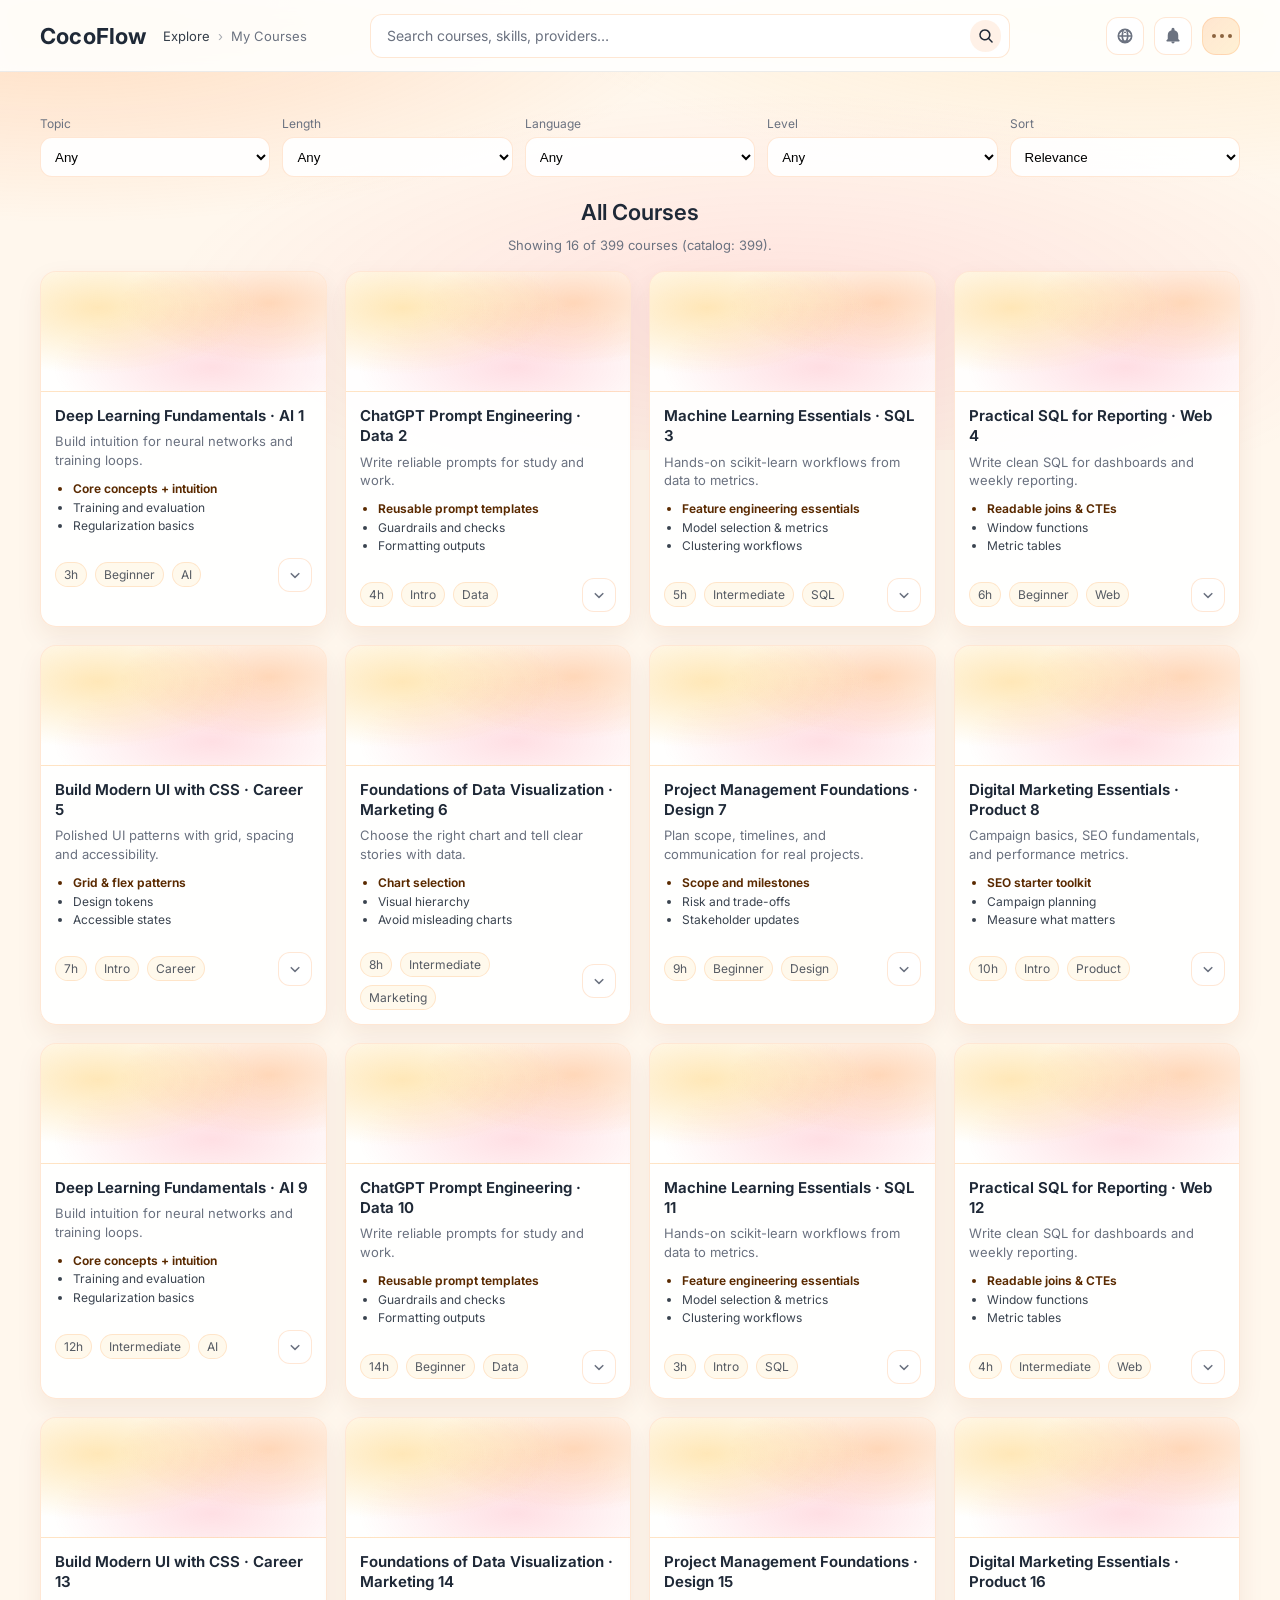
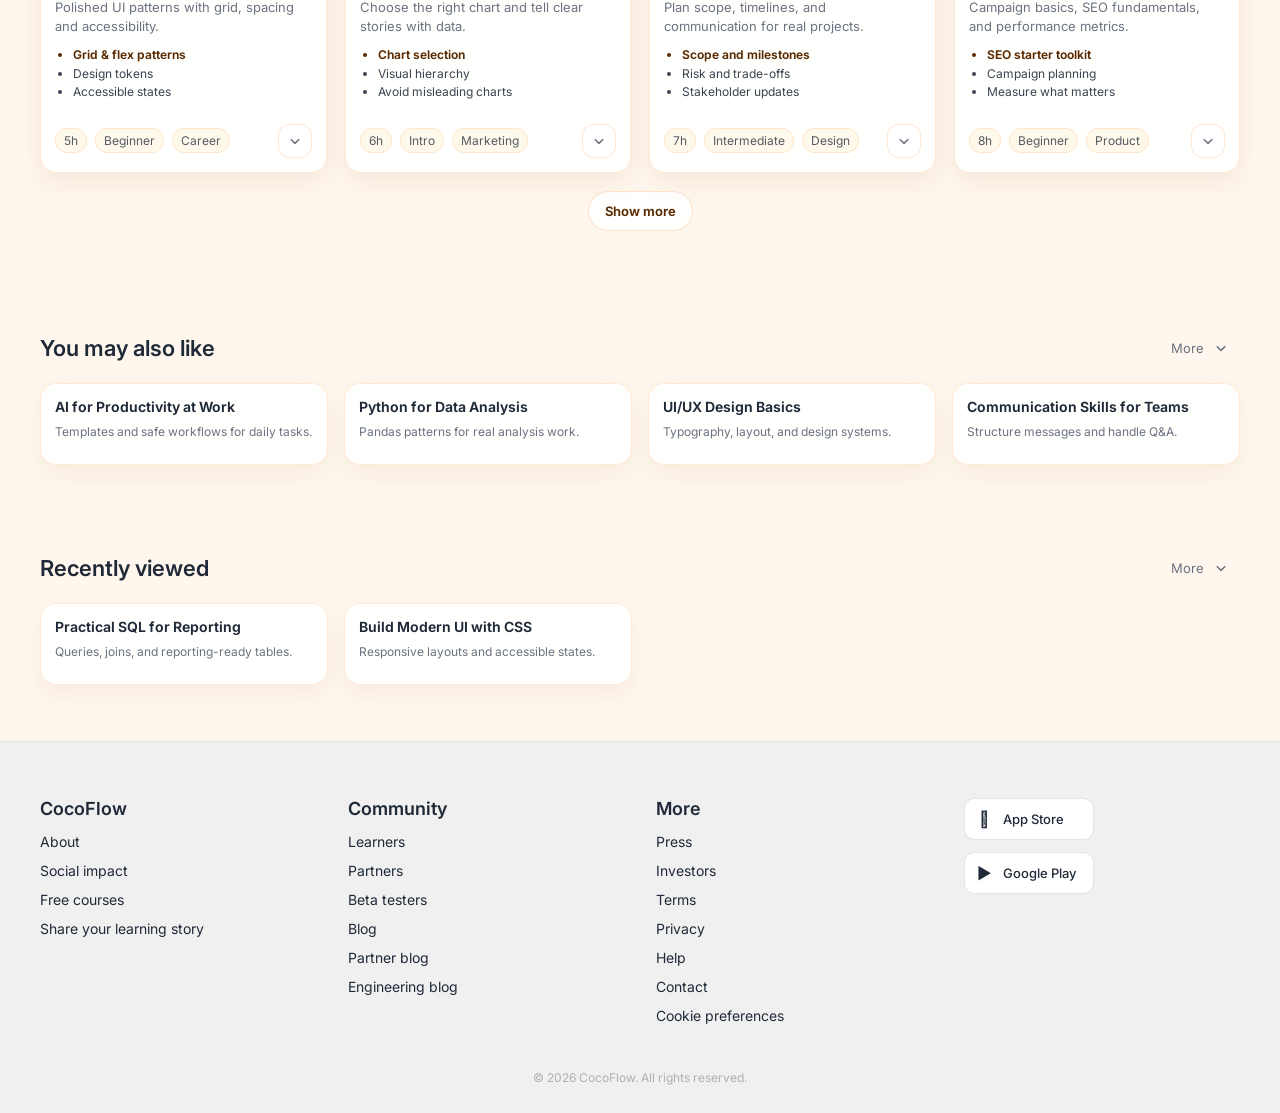
<file: Allcourse.html>
<!doctype html>
<html>
  <head>
    <meta charset="UTF-8" />
    <meta name="viewport" content="width=device-width,initial-scale=1" />
    <title>CocoFlow · All Courses</title>
    <link rel="preconnect" href="https://fonts.googleapis.com" />
    <link rel="preconnect" href="https://fonts.gstatic.com" crossorigin />
    <link
      href="https://fonts.googleapis.com/css2?family=Inter:wght@300;400;500;600;700&display=swap"
      rel="stylesheet"
    />
    <link rel="stylesheet" href="./styles.css" />
  </head>
  <body>
    <a class="skip-link" href="#main">Skip to content</a>
<!--顶部栏-->
    <header class="topbar" id="topbar">
      <div class="container topbar__inner topbar__inner--all">
        <div class="navleft" aria-label="Global navigation">
          <a class="brand brand--link" href="./index.html" aria-label="CocoFlow home">
            <div class="brand__logo">CocoFlow</div>
          </a>
<!--导航栏-->
          <nav class="menu" aria-label="Primary">
            <div class="crumb">
              <a class="crumb__link" href="./index.html">Explore</a>
              <span class="crumb__sep">›</span>
              <span class="crumb__current" aria-current="page">My Courses</span>
            </div>
          </nav>
        </div>
<!--搜索栏-->
        <div class="topsearch" role="search" aria-label="Global course search">
          <input
            id="searchInput"
            class="topsearch__input"
            type="text"
            placeholder="Search courses, skills, providers…"
            autocomplete="off"
          />
          <button class="topsearch__btn" id="searchButton" type="button" aria-label="Search">
            <svg viewBox="0 0 24 24" aria-hidden="true" class="icon">
              <path
                d="M10.5 3a7.5 7.5 0 1 0 4.61 13.42l4.23 4.23a1 1 0 0 0 1.42-1.42l-4.23-4.23A7.5 7.5 0 0 0 10.5 3Zm0 2a5.5 5.5 0 1 1 0 11a5.5 5.5 0 0 1 0-11Z"
              />
            </svg>
          </button>
        </div>

        <div class="navright" aria-label="Account and utilities">
          <button class="iconbtn" type="button" aria-label="Language">
            <svg viewBox="0 0 24 24" aria-hidden="true" class="icon icon--muted">
              <path
                d="M12 2a10 10 0 1 0 0 20a10 10 0 0 0 0-20Zm7.93 9h-3.17a15.7 15.7 0 0 0-1.13-5.02A8.02 8.02 0 0 1 19.93 11ZM12 4c.8 0 1.84 1.3 2.55 4H9.45C10.16 5.3 11.2 4 12 4ZM4.07 13h3.17c.22 1.78.68 3.52 1.13 5.02A8.02 8.02 0 0 1 4.07 13ZM7.24 11H4.07a8.02 8.02 0 0 1 4.3-5.02c-.45 1.5-.91 3.24-1.13 5.02Zm2.21 2h5.1c-.32 2.1-1.22 5-2.55 5c-1.33 0-2.23-2.9-2.55-5Zm7.31 0h3.17a8.02 8.02 0 0 1-4.3 5.02c.45-1.5.91-3.24 1.13-5.02Zm-7.31-2c.32-2.1 1.22-5 2.55-5c1.33 0 2.23 2.9 2.55 5h-5.1Z"
              />
            </svg>
          </button>
          <button class="iconbtn" type="button" aria-label="Notifications">
            <svg viewBox="0 0 24 24" aria-hidden="true" class="icon icon--muted">
              <path
                d="M12 22a2.2 2.2 0 0 0 2.2-2.2h-4.4A2.2 2.2 0 0 0 12 22Zm7-6V11a7 7 0 0 0-5-6.7V3a2 2 0 1 0-4 0v1.3A7 7 0 0 0 5 11v5l-1.6 1.6a1 1 0 0 0 .7 1.7h15.8a1 1 0 0 0 .7-1.7L19 16Z"
              />
            </svg>
          </button>
          <button class="avatar" type="button" aria-label="Account">
            <span class="avatar__dot"></span>
            <span class="avatar__dot"></span>
            <span class="avatar__dot"></span>
          </button>
        </div>
      </div>
    </header>

    <!--主体内容-->
    <main id="main">
      <section class="section section--tight">
        <div class="container">
          <div class="filterbar" aria-label="Filter and sort">
            <div class="filters is-open" id="filters" aria-hidden="false">
              <label class="fgroup">
                <span class="flabel">Topic</span>
                <select class="fselect" id="filterTopic">
                  <option value="">Any</option>
                </select>
              </label>
              <label class="fgroup">
                <span class="flabel">Length</span>
                <select class="fselect" id="filterLength">
                  <option value="">Any</option>
                  <option value="short">Short (≤ 4h)</option>
                  <option value="medium">Medium (5–8h)</option>
                  <option value="long">Long (9h+)</option>
                </select>
              </label>
              <label class="fgroup">
                <span class="flabel">Language</span>
                <select class="fselect" id="filterLang">
                  <option value="">Any</option>
                  <option value="English">English</option>
                </select>
              </label>
              <label class="fgroup">
                <span class="flabel">Level</span>
                <select class="fselect" id="filterLevel">
                  <option value="">Any</option>
                  <option value="Beginner">Beginner</option>
                  <option value="Intro">Intro</option>
                  <option value="Intermediate">Intermediate</option>
                </select>
              </label>
              <label class="fgroup">
                <span class="flabel">Sort</span>
                <select class="fselect" id="sortBy">
                  <option value="relevance">Relevance</option>
                  <option value="durationAsc">Duration (short → long)</option>
                  <option value="durationDesc">Duration (long → short)</option>
                </select>
              </label>
            </div>
          </div>
          
          <div class="section__head section__head--center">
            <div class="section__title">All Courses</div>
            <div class="section__sub" id="allCoursesMeta">Browse all courses.</div>
          </div>
          <div class="agrid" id="allCoursesGrid" aria-label="All courses grid"></div>
          <div class="morebar" aria-label="All courses actions">
            <button class="morebtn" type="button" id="allShowMore">Show more</button>
          </div>
        </div>
      </section>

      <section class="section">
        <div class="container">
          <div class="section__head">
            <div class="section__title">You may also like</div>
            <button class="downmore" type="button" id="likeMore" aria-label="Load more recommendations">
              <span>More</span>
              <svg viewBox="0 0 24 24" class="icon icon--muted" aria-hidden="true">
                <path
                  d="M6.3 9.5a1 1 0 0 1 1.4 0l4.3 4.3l4.3-4.3a1 1 0 1 1 1.4 1.4l-5 5a1 1 0 0 1-1.4 0l-5-5a1 1 0 0 1 0-1.4Z"
                />
              </svg>
            </button>
          </div>
          <div class="rgrid" id="likeGrid" aria-label="Recommendations grid"></div>
        </div>
      </section>

      <section class="section section--tight">
        <div class="container">
          <div class="section__head">
            <div class="section__title">Recently viewed</div>
            <button class="downmore" type="button" id="recentMore" aria-label="Load more recently viewed">
              <span>More</span>
              <svg viewBox="0 0 24 24" class="icon icon--muted" aria-hidden="true">
                <path
                  d="M6.3 9.5a1 1 0 0 1 1.4 0l4.3 4.3l4.3-4.3a1 1 0 1 1 1.4 1.4l-5 5a1 1 0 0 1-1.4 0l-5-5a1 1 0 0 1 0-1.4Z"
                />
              </svg>
            </button>
          </div>
          <div class="rgrid" id="recentGrid" aria-label="Recently viewed grid"></div>
        </div>
      </section>
    </main>

    <footer class="footer" aria-label="Footer">
      <div class="container footer__grid">
        <section class="footer__col">
          <div class="footer__title">CocoFlow</div>
          <a class="footer__link" href="#" role="link">About</a>
          <a class="footer__link" href="#" role="link">Social impact</a>
          <a class="footer__link" href="#" role="link">Free courses</a>
          <a class="footer__link" href="#" role="link">Share your learning story</a>
        </section>

        <section class="footer__col">
          <div class="footer__title">Community</div>
          <a class="footer__link" href="#" role="link">Learners</a>
          <a class="footer__link" href="#" role="link">Partners</a>
          <a class="footer__link" href="#" role="link">Beta testers</a>
          <a class="footer__link" href="#" role="link">Blog</a>
          <a class="footer__link" href="#" role="link">Partner blog</a>
          <a class="footer__link" href="#" role="link">Engineering blog</a>
        </section>

        <section class="footer__col">
          <div class="footer__title">More</div>
          <a class="footer__link" href="#" role="link">Press</a>
          <a class="footer__link" href="#" role="link">Investors</a>
          <a class="footer__link" href="#" role="link">Terms</a>
          <a class="footer__link" href="#" role="link">Privacy</a>
          <a class="footer__link" href="#" role="link">Help</a>
          <a class="footer__link" href="#" role="link">Contact</a>
          <a class="footer__link" href="#" role="link">Cookie preferences</a>
        </section>

        <section class="footer__col footer__col--download">
          <div class="store-btn" role="button" tabindex="0" aria-label="App Store">
            <div class="store-btn__logo"></div>
            <div class="store-btn__text">App Store</div>
          </div>
          <div class="store-btn" role="button" tabindex="0" aria-label="Google Play">
            <div class="store-btn__logo">▶</div>
            <div class="store-btn__text">Google Play</div>
          </div>
        </section>
      </div>

      <div class="footer__bottom">
        <div class="footer__copyright">© 2026 CocoFlow. All rights reserved.</div>
      </div>
    </footer>

    <div class="toast" id="toast" role="status" aria-live="polite"></div>

    <div class="ctooltip" id="courseTooltip" aria-hidden="true">
      <div class="ctooltip__inner" id="courseTooltipInner"></div>
    </div>

    <script src="./main.js"></script>
  </body>
</html>
</file>
<file: styles.css>
:root{
  --bg:#FFF7ED;
  --card:#FFFFFF;
  --text:#1F2937;
  --muted:#6B7280;
  --border:rgba(251,146,60,.22);
  --blue:#FF7A18; /* keep var name for existing usages */
  --brand:#FF7A18;
  --sun:#FFC44D;
  --coral:#FF4D6D;
  --mint:#22C55E;
  --shadow:0 10px 30px rgba(124,45,18,.10);
  --shadow2:0 18px 52px rgba(124,45,18,.16);
  --radius:12px;
}

*{box-sizing:border-box}
html,body{height:100%}
body{
  margin:0;
  font-family:Inter,system-ui,-apple-system,"Segoe UI",Roboto,Arial,"Noto Sans SC","Microsoft YaHei",sans-serif;
  color:var(--text);
  background:var(--bg);
  -webkit-font-smoothing:antialiased;
  -moz-osx-font-smoothing:grayscale;
}
body::before{
  content:"";
  position:fixed;
  inset:-20vh -20vw auto -20vw;
  height:70vh;
  z-index:-1;
  background:
    radial-gradient(60% 60% at 18% 28%, rgba(255,122,24,.22), rgba(255,122,24,0) 60%),
    radial-gradient(58% 58% at 78% 22%, rgba(255,196,77,.20), rgba(255,196,77,0) 62%),
    radial-gradient(56% 56% at 58% 78%, rgba(255,77,109,.12), rgba(255,77,109,0) 62%);
  pointer-events:none;
}

a{color:inherit}
button,input{font:inherit}
button{cursor:pointer}

.container{
  width:min(1200px,100% - 48px);
  margin:0 auto;
}

.skip-link{
  position:absolute;
  left:-999px;
  top:8px;
  background:var(--card);
  border:1px solid var(--border);
  padding:8px 12px;
  border-radius:8px;
  z-index:100;
}
.skip-link:focus{left:24px}

.topbar{
  position:sticky;
  top:0;
  z-index:50;
  height:72px;
  background:rgba(255,255,255,.9);
  backdrop-filter:saturate(180%) blur(10px);
  border-bottom:1px solid rgba(224,224,224,.6);
  transition:box-shadow .2s ease, background-color .2s ease;
}
.topbar.is-scrolled{
  background:#fff;
  box-shadow:0 6px 20px rgba(17,24,39,.08);
}
.topbar__inner{
  height:100%;
  display:flex;
  align-items:center;
  justify-content:space-between;
}
.topbar__inner--all{gap:16px}

.navleft{display:flex; align-items:center; gap:16px; min-width:280px}
.brand--link{text-decoration:none}
.menu{display:flex; align-items:center}
.crumb{display:flex; align-items:center; gap:8px; font-size:13px; color:var(--muted)}
.crumb__link{color:var(--text); text-decoration:none; opacity:.9}
.crumb__link:hover{color:var(--blue)}
.crumb__sep{opacity:.6}
.crumb__current{color:var(--muted)}

.topsearch{
  flex:1 1 auto;
  max-width:640px;
  height:44px;
  display:flex;
  align-items:center;
  border:1px solid var(--border);
  border-radius:12px;
  background:rgba(255,255,255,.92);
  padding:0 8px 0 14px;
  gap:8px;
  transition:border-color .15s ease, box-shadow .15s ease;
}
.topsearch:focus-within{
  border-color:rgba(255,122,24,.55);
  box-shadow:0 0 0 3px rgba(255,196,77,.22);
}
.topsearch__input{
  border:none;
  outline:none;
  width:100%;
  font-size:14px;
  color:var(--text);
  background:transparent;
}
.topsearch__input::placeholder{color:var(--muted)}
.topsearch__btn{
  width:32px;
  height:32px;
  border:none;
  border-radius:999px;
  background:rgba(255,122,24,.10);
  display:grid;
  place-items:center;
  transition:background-color .15s ease, transform .15s ease;
}
.topsearch__btn:hover{background:rgba(255,122,24,.16)}
.topsearch__btn:active{transform:scale(.98)}

.navright{display:flex; align-items:center; gap:10px; min-width:180px; justify-content:flex-end}
.iconbtn{
  width:38px;
  height:38px;
  border-radius:12px;
  border:1px solid rgba(255,122,24,.18);
  background:rgba(255,255,255,.86);
  display:grid;
  place-items:center;
  transition:transform .15s ease, box-shadow .15s ease, border-color .15s ease;
}
.iconbtn:hover{transform:translateY(-1px); box-shadow:var(--shadow); border-color:rgba(255,122,24,.30)}
.avatar{
  width:38px;
  height:38px;
  border-radius:14px;
  border:1px solid rgba(255,122,24,.18);
  background:linear-gradient(135deg, rgba(255,122,24,.18), rgba(255,196,77,.22));
  display:grid;
  grid-template-columns:repeat(3, 1fr);
  gap:4px;
  padding:12px 9px;
}
.avatar__dot{width:4px; height:4px; border-radius:999px; background:rgba(90,42,0,.7); justify-self:center; align-self:center}

.brand{display:flex; align-items:baseline; gap:10px}
.brand__logo{font-size:22px; font-weight:700; letter-spacing:.2px}
.brand__tag{font-size:14px; color:var(--muted)}

.auth{display:flex; align-items:center; gap:10px}
.linklike{
  background:transparent;
  border:none;
  font-size:14px;
  color:var(--text);
  padding:8px 10px;
  border-radius:10px;
  transition:color .15s ease, background-color .15s ease;
}
.linklike:hover{color:var(--blue); background:rgba(45,127,251,.06)}
.linklike:active{transform:translateY(1px)}

.hero{padding:36px 0 26px}
.hero__inner{display:flex; flex-direction:column; align-items:center; gap:18px}
.hero__title{
  margin:0;
  font-size:28px;
  font-weight:600;
  text-align:center;
  letter-spacing:.2px;
  display:inline-block;
  padding:10px 14px;
  border-radius:16px;
  background:linear-gradient(135deg, rgba(255,196,77,.30), rgba(255,122,24,.22), rgba(255,77,109,.14));
  box-shadow:0 10px 26px rgba(124,45,18,.10);
  color:#7C2D12;
}

.search{
  width:min(700px,100%);
  height:48px;
  display:flex;
  align-items:center;
  border:1px solid var(--border);
  border-radius:10px;
  background:var(--card);
  padding:0 8px 0 14px;
  gap:8px;
  transition:border-color .15s ease, box-shadow .15s ease;
}
.search:focus-within{
  border-color:var(--blue);
  box-shadow:0 0 0 3px rgba(45,127,251,.18);
}
.search__input{
  border:none;
  outline:none;
  width:100%;
  font-size:14px;
  color:var(--text);
}
.search__input::placeholder{color:var(--muted)}
.search__button{
  width:32px;
  height:32px;
  border:none;
  border-radius:999px;
  background:#F0F0F0;
  display:grid;
  place-items:center;
  transition:background-color .15s ease, transform .15s ease;
}
.search__button:hover{background:#EAEAEA}
.search__button:active{transform:scale(.98)}

.icon{width:18px; height:18px; fill:var(--text)}
.icon--muted{fill:var(--muted)}

.chips{display:flex; flex-direction:column; gap:14px; width:100%}
.chips__row{
  display:flex;
  justify-content:center;
  gap:14px;
  flex-wrap:wrap;
}
.chip{
  border:1px solid var(--border);
  background:var(--card);
  border-radius:999px;
  padding:10px 12px;
  font-size:13px;
  font-weight:400;
  color:var(--text);
  transition:background-color .15s ease, border-color .15s ease, color .15s ease;
}
.chip:hover{
  background:#FAFAFA;
  border-color:rgba(255,122,24,.55);
  color:var(--brand);
}
.chip:active{transform:translateY(1px)}

.ad{
  height:80%;
  border-radius:16px;
  background:#EFEFEF;
  display:grid;
  place-items:center;
  border:1px solid #E9E9E9;
  position:relative;
  overflow:hidden;
}
.ad__text{font-size:20px; color:#BDBDBD; font-weight:600}

.section{padding:44px 0}
.section--tight{padding:42px 0 56px}

.section__head{
  display:flex;
  align-items:center;
  justify-content:space-between;
  gap:16px;
  margin-bottom:18px;
}
.section__head--center{
  flex-direction:column;
  align-items:center;
  justify-content:center;
  text-align:center;
  gap:12px;
}
.section__title{
  font-size:22px;
  font-weight:600;
}
.section__sub{font-size:13px; color:var(--muted)}

/* Filters */
.filterbar{
  display:flex;
  flex-direction:column;
  gap:12px;
  margin:2px 0 22px;
}
.fbtn{
  width:max-content;
  height:38px;
  border-radius:999px;
  border:1px solid rgba(255,122,24,.22);
  background:linear-gradient(135deg, rgba(255,122,24,.12), rgba(255,196,77,.16));
  padding:0 14px;
  font-size:13px;
  font-weight:600;
  color:#5A2A00;
}
.filters{
  display:grid;
  grid-template-columns:repeat(5, minmax(0, 1fr));
  gap:12px;
}
.filters.is-open{display:grid}
.fgroup{display:flex; flex-direction:column; gap:6px}
.flabel{font-size:12px; color:var(--muted)}
.fselect{
  height:40px;
  border-radius:12px;
  border:1px solid rgba(255,122,24,.18);
  background:rgba(255,255,255,.92);
  padding:0 10px;
  outline:none;
}
.fselect:focus{border-color:rgba(255,122,24,.40); box-shadow:0 0 0 3px rgba(255,196,77,.18)}

/* All courses grid cards */
.agrid{
  display:grid;
  grid-template-columns:repeat(4, minmax(0, 1fr));
  gap:18px;
}
.acard{
  background:rgba(255,255,255,.92);
  border:1px solid rgba(255,122,24,.18);
  border-radius:16px;
  overflow:hidden;
  box-shadow:0 10px 26px rgba(124,45,18,.08);
  transition:transform .18s ease, box-shadow .18s ease, border-color .18s ease;
  position:relative;
}
.acard:hover{transform:translateY(-3px); box-shadow:var(--shadow2); border-color:rgba(255,122,24,.30)}
.acard__cover{
  height:120px;
  background:
    radial-gradient(90% 90% at 20% 30%, rgba(255,196,77,.40), rgba(255,196,77,0) 62%),
    radial-gradient(90% 90% at 80% 26%, rgba(255,122,24,.30), rgba(255,122,24,0) 58%),
    radial-gradient(90% 90% at 60% 80%, rgba(255,77,109,.18), rgba(255,77,109,0) 62%);
  border-bottom:1px solid rgba(255,122,24,.14);
}
.acard__body{padding:14px 14px 12px}
.acard__name{font-size:15px; font-weight:650; line-height:1.35; margin:0 0 6px}
.acard__desc{font-size:13px; color:var(--muted); line-height:1.45; margin:0 0 10px}
.acard__bullets{margin:0; padding-left:18px; font-size:12px; color:rgba(31,41,55,.88); line-height:1.55}
.acard__bullets li:first-child{font-weight:650; color:#5A2A00}
.acard__footer{
  display:flex;
  align-items:center;
  justify-content:space-between;
  gap:10px;
  padding:10px 14px 14px;
}
.acard__meta{display:flex; gap:8px; flex-wrap:wrap}
.apill{
  font-size:12px;
  color:rgba(31,41,55,.76);
  padding:4px 8px;
  border-radius:999px;
  border:1px solid rgba(255,122,24,.16);
  background:rgba(255,196,77,.10);
}
.aexpand{
  width:34px;
  height:34px;
  border-radius:12px;
  border:1px solid rgba(255,122,24,.18);
  background:rgba(255,255,255,.92);
  display:grid;
  place-items:center;
  transition:transform .15s ease, background-color .15s ease;
}
.aexpand[aria-expanded="true"]{transform:rotate(180deg)}
.aexpand:hover{background:rgba(255,122,24,.06)}
.acard__more{
  display:none;
  border-top:1px solid rgba(255,122,24,.14);
  padding:12px 14px 14px;
  font-size:12px;
  color:rgba(31,41,55,.86);
  line-height:1.55;
}
.acard.is-open .acard__more{display:block}

.rgrid{
  display:grid;
  grid-template-columns:repeat(4, minmax(0, 1fr));
  gap:16px;
}
.rcard{
  background:rgba(255,255,255,.92);
  border:1px solid rgba(255,122,24,.16);
  border-radius:16px;
  padding:14px;
  box-shadow:0 10px 26px rgba(124,45,18,.06);
  transition:transform .18s ease, box-shadow .18s ease, border-color .18s ease;
  position:relative;
}
.rcard:hover{transform:translateY(-3px); box-shadow:var(--shadow2); border-color:rgba(255,122,24,.28)}
.rcard__name{font-size:14px; font-weight:650; margin:0 0 6px; line-height:1.35}
.rcard__desc{font-size:12px; color:var(--muted); margin:0 0 10px; line-height:1.45}
.downmore{
  display:flex;
  align-items:center;
  gap:8px;
  border:none;
  background:transparent;
  color:var(--muted);
  font-size:13px;
  padding:8px 10px;
  border-radius:999px;
  transition:background-color .15s ease, color .15s ease;
}
.downmore:hover{background:rgba(255,122,24,.08); color:#5A2A00}

/* All courses: show more / show all */
.morebar{
  display:flex;
  justify-content:center;
  gap:12px;
  margin-top:18px;
}
.morebtn{
  height:40px;
  border-radius:999px;
  border:1px solid rgba(255,122,24,.22);
  background:rgba(255,255,255,.92);
  color:#5A2A00;
  padding:0 16px;
  font-size:13px;
  font-weight:650;
  transition:transform .15s ease, box-shadow .15s ease, background-color .15s ease, border-color .15s ease;
}
.morebtn:hover{transform:translateY(-1px); box-shadow:var(--shadow); background:rgba(255,122,24,.06); border-color:rgba(255,122,24,.30)}
.morebtn--primary{
  background:linear-gradient(135deg, rgba(255,122,24,.18), rgba(255,196,77,.24));
}

/* Popular courses (Top 10 row) */
.row--popular{margin-top:8px}
.pcard{
  flex:0 0 320px;
  min-height:190px;
  background:rgba(255,255,255,.92);
  border:1px solid rgba(148,163,184,.32);
  border-radius:16px;
  padding:14px 14px 12px;
  position:relative;
  overflow:hidden;
  scroll-snap-align:start;
  transition:transform .18s ease, box-shadow .18s ease, border-color .18s ease;
  outline:none;
}
.pcard::before{
  content:"";
  position:absolute;
  inset:0 auto 0 0;
  width:5px;
  background:linear-gradient(180deg, rgba(37,99,235,1), rgba(6,182,212,1));
  opacity:.85;
}
.pcard:hover,
.pcard:focus-visible{
  transform:translateY(-3px);
  box-shadow:var(--shadow2);
  border-color:rgba(37,99,235,.30);
}
.pcard__rank{
  font-size:12px;
  font-weight:700;
  letter-spacing:.3px;
  color:rgba(15,23,42,.70);
}
.pcard__title{
  font-size:15px;
  font-weight:650;
  margin-top:8px;
  line-height:1.35;
}
.pcard__desc{
  margin-top:6px;
  font-size:13px;
  color:var(--muted);
  line-height:1.45;
}
.pcard__meta{
  display:flex;
  flex-wrap:wrap;
  gap:8px;
  margin-top:12px;
}
.pill{
  font-size:12px;
  color:rgba(15,23,42,.72);
  padding:4px 8px;
  border-radius:999px;
  border:1px solid rgba(148,163,184,.32);
  background:#fff;
}
.pill--accent{
  color:var(--blue);
  border-color:rgba(37,99,235,.30);
  background:rgba(37,99,235,.08);
}

/* Popular lists (two columns + vertical scroll up to 5 items) */
.popular-lists{
  display:grid;
  grid-template-columns:repeat(2, minmax(0, 1fr));
  gap:24px;
  margin-top:10px;
}
.vpanel{
  background:
    linear-gradient(180deg, rgba(255,255,255,.92), rgba(255,255,255,.86)),
    radial-gradient(120% 120% at 14% 12%, rgba(255,196,77,.22), rgba(255,196,77,0) 60%),
    radial-gradient(120% 120% at 90% 18%, rgba(255,122,24,.18), rgba(255,122,24,0) 58%),
    radial-gradient(120% 120% at 62% 92%, rgba(255,77,109,.10), rgba(255,77,109,0) 62%);
  border:1px solid rgba(255,122,24,.22);
  border-radius:16px;
  box-shadow:0 12px 32px rgba(124,45,18,.10);
  padding:16px;
  overflow:hidden;
}
.vpanel__head{
  display:flex;
  align-items:flex-end;
  justify-content:space-between;
  gap:12px;
  padding-bottom:12px;
  margin-bottom:10px;
  border-bottom:1px solid rgba(255,122,24,.18);
}
.vpanel__title{
  font-size:16px;
  font-weight:650;
  letter-spacing:.2px;
  display:inline-flex;
  align-items:center;
  padding:6px 10px;
  border-radius:999px;
  background:linear-gradient(135deg, rgba(255,122,24,.22), rgba(255,196,77,.30));
  border:1px solid rgba(255,122,24,.26);
  color:#5A2A00;
}
.vpanel__body--scroll{
  max-height:420px; /* ~5 items; scroll when more */
  overflow-y:auto;
  padding-right:6px;
  scrollbar-gutter:stable;
}
.vpanel__body--scroll::-webkit-scrollbar{width:10px}
.vpanel__body--scroll::-webkit-scrollbar-thumb{background:rgba(148,163,184,.45); border-radius:999px}
.vpanel__body--scroll::-webkit-scrollbar-track{background:transparent}
.vlist{
  margin:0;
  padding:0 0 0 20px;
  display:flex;
  flex-direction:column;
  gap:10px;
}
.vitem{
  list-style:decimal;
  background:rgba(255,255,255,.92);
  border:1px solid rgba(148,163,184,.22);
  border-radius:14px;
  padding:12px;
  position:relative;
  transition:transform .18s ease, box-shadow .18s ease, border-color .18s ease;
}
.vitem:hover{
  transform:translateY(-2px);
  box-shadow:0 10px 28px rgba(15,23,42,.10);
  border-color:rgba(37,99,235,.24);
}
.vitem__title{
  font-size:14px;
  font-weight:650;
  margin-bottom:4px;
  line-height:1.35;
}
.vitem__desc{
  font-size:13px;
  color:var(--text);
  opacity:.86;
  line-height:1.45;
}
.vitem__accent{color:var(--blue); font-weight:600}
.vitem__meta{
  display:flex;
  flex-wrap:wrap;
  gap:8px;
  margin-top:10px;
}
.vmeta{
  font-size:12px;
  color:var(--muted);
  padding:4px 8px;
  border-radius:999px;
  border:1px solid rgba(148,163,184,.24);
  background:#fff;
}

/* Popovers are rendered inside the global tooltip (not inline). */

.marquee{
  max-width:520px;
  overflow:hidden;
  border-radius:999px;
  border:1px solid rgba(148,163,184,.35);
  background:rgba(255,255,255,.72);
  padding:6px 8px;
}
.marquee:focus{outline:2px solid rgba(45,127,251,.45); outline-offset:2px}
.marquee__track{
  display:flex;
  align-items:center;
  gap:8px;
  width:max-content;
  animation:scrollX 12s linear infinite;
}
.marquee:hover .marquee__track{animation-play-state:paused}
.marquee__pill{
  font-size:13px;
  color:var(--muted);
  padding:4px 8px;
  border-radius:999px;
  border:1px solid rgba(224,224,224,.8);
  background:#fff;
  white-space:nowrap;
}
@keyframes scrollX{
  from{transform:translateX(0)}
  to{transform:translateX(-40%)}
}

.hscroll{
  display:flex;
  gap:24px;
  overflow:auto;
  padding:8px 2px 18px;
  scroll-snap-type:x mandatory;
  scrollbar-width:thin;
}
.hscroll::-webkit-scrollbar{height:10px}
.hscroll::-webkit-scrollbar-thumb{background:#D8D8D8; border-radius:999px}
.hscroll::-webkit-scrollbar-track{background:transparent}

.row{
  position:relative;
  margin-top:8px;
}
.row__viewport{
  overflow:auto;
  scroll-snap-type:x mandatory;
  scroll-behavior:smooth;
  padding:8px 2px 18px;
  scrollbar-width:none;
  outline:none;
}
.row__viewport::-webkit-scrollbar{display:none}
.row__track{
  display:flex;
  align-items:stretch;
  gap:24px;
  width:max-content;
}
.row__nav{
  position:absolute;
  top:50%;
  transform:translateY(-50%);
  width:44px;
  height:92px;
  border-radius:14px;
  border:1px solid rgba(224,224,224,.9);
  background:rgba(255,255,255,.86);
  display:grid;
  place-items:center;
  box-shadow:0 10px 26px rgba(17,24,39,.10);
  opacity:0;
  pointer-events:none;
  transition:opacity .18s ease, transform .18s ease, background-color .18s ease;
}
.row:hover .row__nav,
.row:focus-within .row__nav{
  opacity:1;
  pointer-events:auto;
}
.row__nav:hover{background:#fff; transform:translateY(-50%) scale(1.02)}
.row__nav:active{transform:translateY(-50%) scale(.99)}
.row__nav[disabled]{
  opacity:.35 !important;
  pointer-events:none;
}
.row__nav--left{left:-10px}
.row__nav--right{right:-10px}

.tile{
  flex:0 0 290px;
  height:200px;
  background:var(--card);
  border:1px solid var(--border);
  border-radius:14px;
  padding:16px;
  display:grid;
  place-items:center;
  color:#BDBDBD;
  font-size:14px;
  scroll-snap-align:start;
  transition:transform .18s ease, box-shadow .18s ease, border-color .18s ease;
}
.tile:hover,
.tile:focus-visible{
  transform:translateY(-3px);
  box-shadow:var(--shadow);
  border-color:rgba(45,127,251,.25);
  outline:none;
}

.course-card{
  flex:0 0 340px;
  min-height:260px;
  background:var(--card);
  border:1px solid var(--border);
  border-radius:14px;
  padding:16px;
  position:relative;
  scroll-snap-align:start;
  transition:transform .18s ease, box-shadow .18s ease, border-color .18s ease;
  outline:none;
}
.course-card:hover,
.course-card:focus-visible{
  transform:translateY(-4px);
  box-shadow:var(--shadow2);
  border-color:rgba(45,127,251,.35);
}
.course-card__top{
  display:flex;
  align-items:center;
  justify-content:space-between;
  margin-bottom:16px;
}
.course-card__picture{
  font-size:12px;
  color:var(--muted);
}
.course-card__name{
  font-size:16px;
  font-weight:500;
  line-height:1.35;
  margin:6px 0 8px;
  overflow:hidden;
  display:-webkit-box;
  -webkit-box-orient:vertical;
}
.course-card__path{
  font-size:12px;
  color:var(--muted);
}
.course-card__metaRow{
  display:flex;
  align-items:center;
  justify-content:space-between;
  gap:10px;
}
.course-card__meta{
  font-size:12px;
  color:var(--text);
  opacity:.9;
}

.gmark{
  width:48px; height:48px;
  display:grid;
  grid-template-columns:repeat(2,1fr);
  gap:6px;
}
.gmark__dot{border-radius:6px}
.g1{background:#4285F4}
.g2{background:#EA4335}
.g3{background:#FBBC05}
.g4{background:#34A853}

.course-card__logo{
  width:48px;
  height:48px;
  border-radius:14px;
  border:1px solid rgba(148,163,184,.28);
  background:#fff;
  display:grid;
  place-items:center;
  overflow:hidden;
  flex:0 0 auto;
}
.course-card__logo img{
  width:28px;
  height:28px;
  object-fit:contain;
}

.popover{
  position:absolute;
  left:16px;
  right:16px;
  bottom:16px;
  background:rgba(255,255,255,.98);
  border:1px solid rgba(224,224,224,.85);
  border-radius:12px;
  padding:14px;
  box-shadow:var(--shadow);
  opacity:0;
  transform:translateY(6px);
  pointer-events:none;
  transition:opacity .16s ease, transform .16s ease;
}
/* Popovers are shown in a global overlay instead */
.course-card .popover,
.vitem .popover{display:none}

/* Global hover tooltip */
.ctooltip{
  position:fixed;
  top:0;
  left:0;
  z-index:999;
  width:min(520px, calc(100vw - 24px));
  opacity:0;
  transform:translateY(6px);
  pointer-events:none;
  transition:opacity .18s ease, transform .18s ease;
}
.ctooltip.is-open{
  opacity:1;
  transform:translateY(0);
  pointer-events:auto;
}
.ctooltip__inner{
  background:rgba(255,255,255,.98);
  border:1px solid rgba(148,163,184,.30);
  border-radius:14px;
  box-shadow:var(--shadow2);
  padding:14px;
}
.popover__title{
  font-size:14px;
  font-weight:600;
  margin-bottom:8px;
}
.popover__tags{display:flex; gap:8px; margin-bottom:8px}
.tag{
  font-size:12px;
  padding:4px 8px;
  border-radius:6px;
  border:1px solid rgba(251,146,60,.22);
  background:rgba(255,122,24,.06);
}
.tag--primary{
  color:#5A2A00;
  border-color:rgba(255,122,24,.30);
  background:linear-gradient(135deg, rgba(255,122,24,.20), rgba(255,196,77,.26));
}
.popover__facts{display:flex; gap:14px; font-size:12px; color:var(--muted); margin-bottom:8px}
.popover__desc{
  font-size:12px;
  color:var(--text);
  opacity:.85;
  line-height:1.4;
  margin-bottom:10px;
}
.popover__list{
  margin:0 0 12px;
  padding-left:18px;
  font-size:12px;
  color:var(--text);
  opacity:.9;
  line-height:1.55;
}
.btn{
  width:100%;
  height:36px;
  border-radius:10px;
  border:1px solid rgba(224,224,224,.9);
  background:#F0F0F0;
  color:var(--text);
  font-size:13px;
  transition:background-color .15s ease, border-color .15s ease, transform .15s ease;
}
.btn:hover{border-color:rgba(255,122,24,.38); background:rgba(255,122,24,.08)}
.btn:active{transform:translateY(1px)}
.btn--muted{background:#F2F2F2}

/* Highlight: first “key” bullet inside course details */
.popover__list li:first-child{
  position:relative;
  font-weight:600;
  color:#5A2A00;
}
.popover__list li:first-child::marker{color:var(--brand)}

/* Slightly more lively pills in popovers */
.popover__facts span{
  border-radius:999px;
  padding:3px 8px;
  border:1px solid rgba(251,146,60,.18);
  background:rgba(255,196,77,.10);
}

.grid{
  display:grid;
  grid-template-columns:repeat(4, 1fr);
  gap:32px 24px;
}
.grid__card{
  height:220px;
  border:1px solid var(--border);
  border-radius:14px;
  background:var(--card);
  display:grid;
  place-items:center;
  color:#BDBDBD;
  font-size:14px;
  position:relative;
  overflow:hidden;
  transition:transform .18s ease, box-shadow .18s ease, border-color .18s ease;
}
.grid__card:hover{
  transform:translateY(-3px);
  box-shadow:var(--shadow);
  border-color:rgba(45,127,251,.25);
}
.more{
  display:flex;
  justify-content:center;
  margin-top:26px;
  opacity:.85;
}

.footer{
  background:#F0F0F0;
  padding:56px 0 28px;
  border-top:1px solid rgba(224,224,224,.8);
}
.footer__grid{
  display:grid;
  grid-template-columns:repeat(4, 1fr);
  gap:32px;
}
.footer__title{
  font-size:18px;
  font-weight:600;
  margin-bottom:14px;
}
.footer__link{
  display:block;
  font-size:14px;
  color:var(--text);
  text-decoration:none;
  margin:0 0 12px;
  transition:color .15s ease;
}
.footer__link:hover{color:var(--blue)}
.footer__col--download{display:flex; flex-direction:column; gap:12px; align-items:flex-start}
.store-btn{
  width:130px;
  height:42px;
  border-radius:10px;
  border:1px solid rgba(224,224,224,.9);
  background:#fff;
  display:flex;
  align-items:center;
  gap:10px;
  padding:0 10px;
  user-select:none;
  transition:transform .15s ease, border-color .15s ease, box-shadow .15s ease;
}
.store-btn:hover{border-color:rgba(45,127,251,.35); box-shadow:var(--shadow); transform:translateY(-1px)}
.store-btn__logo{font-size:16px; color:var(--text); width:18px; text-align:center}
.store-btn__text{font-size:13px; font-weight:500}
.bcorp{
  width:92px;
  height:92px;
  border-radius:14px;
  border:1px solid rgba(224,224,224,.9);
  background:#fff;
  display:grid;
  place-items:center;
  font-size:12px;
  color:var(--muted);
  text-align:center;
  line-height:1.15;
  margin-top:8px;
}

.footer__bottom{
  margin-top:34px;
  display:flex;
  flex-direction:column;
  align-items:center;
  gap:14px;
}
.footer__copyright{
  font-size:12px;
  color:#B0B0B0;
  text-align:center;
}
.social{display:flex; align-items:center; justify-content:center; gap:16px}
.social__icon{
  width:28px; height:28px;
  border-radius:999px;
  display:grid;
  place-items:center;
  text-decoration:none;
  background:#fff;
  border:1px solid rgba(224,224,224,.9);
  color:var(--text);
  font-size:12px;
  transition:color .15s ease, border-color .15s ease, transform .15s ease;
}
.social__icon:hover{color:var(--blue); border-color:rgba(45,127,251,.35); transform:translateY(-1px)}

.overlay{
  position:fixed;
  inset:0;
  z-index:100;
  display:none;
}
.overlay.is-open{display:block}
.overlay.is-closing{display:block}
.overlay__backdrop{
  position:absolute;
  inset:0;
  background:rgba(17,24,39,.35);
  animation:fadeIn .16s ease forwards;
}
.overlay.is-closing .overlay__backdrop{animation:fadeOut .16s ease forwards}
.overlay__panel{
  position:absolute;
  left:50%;
  top:50%;
  transform:translate(-50%,-48%);
  width:min(520px, calc(100% - 32px));
  background:var(--card);
  border:1px solid rgba(224,224,224,.9);
  border-radius:16px;
  box-shadow:var(--shadow2);
  padding:18px 16px 16px;
  animation:popIn .18s ease forwards;
}
.overlay.is-closing .overlay__panel{animation:popOut .16s ease forwards}
.overlay__close{
  position:absolute;
  top:10px;
  right:10px;
  width:34px;
  height:34px;
  border:none;
  border-radius:999px;
  background:#F2F2F2;
  display:grid;
  place-items:center;
}
.overlay__close:hover{background:#EAEAEA}
.overlay__content{padding-top:10px}

.toast{
  position:fixed;
  left:50%;
  bottom:22px;
  transform:translateX(-50%);
  background:#111827;
  color:#fff;
  padding:10px 12px;
  border-radius:12px;
  font-size:13px;
  opacity:0;
  pointer-events:none;
  transition:opacity .18s ease, transform .18s ease;
}
.toast.is-show{
  opacity:1;
  transform:translateX(-50%) translateY(-4px);
}

.skeleton{
  position:relative;
}
.skeleton::after{
  content:"";
  position:absolute;
  inset:0;
  background:linear-gradient(90deg, rgba(255,255,255,0), rgba(255,255,255,.45), rgba(255,255,255,0));
  transform:translateX(-100%);
  animation:shimmer 1.2s ease-in-out infinite;
  pointer-events:none;
}
body.is-loaded .skeleton::after{display:none}
body.is-loaded .skeleton{animation:contentIn .35s ease both}

@keyframes shimmer{to{transform:translateX(100%)}}
@keyframes contentIn{from{opacity:.55}to{opacity:1}}
@keyframes fadeIn{from{opacity:0}to{opacity:1}}
@keyframes fadeOut{from{opacity:1}to{opacity:0}}
@keyframes popIn{
  from{opacity:0; transform:translate(-50%,-45%) scale(.98)}
  to{opacity:1; transform:translate(-50%,-50%) scale(1)}
}
@keyframes popOut{
  from{opacity:1; transform:translate(-50%,-50%) scale(1)}
  to{opacity:0; transform:translate(-50%,-45%) scale(.98)}
}

@media (max-width:1199px){
  .container{width:90%}
  .ads__inner{gap:18px}
  .grid{grid-template-columns:repeat(2, 1fr)}
  .footer__grid{grid-template-columns:repeat(2, 1fr)}
  .row__nav--left{left:-6px}
  .row__nav--right{right:-6px}
  .filters{grid-template-columns:repeat(3, minmax(0, 1fr))}
  .agrid{grid-template-columns:repeat(2, minmax(0, 1fr))}
  .rgrid{grid-template-columns:repeat(3, minmax(0, 1fr))}
}

@media (max-width:767px){
  .container{width:calc(100% - 32px)}
  .topbar{height:auto; padding:10px 0 12px}
  .topbar__inner{flex-direction:column; gap:10px}
  .brand{justify-content:center}
  .auth{justify-content:center}
  .hero{padding:26px 0 18px}
  .hero__title{font-size:24px; padding:9px 12px}
  .search{height:44px}
  .chips{width:100%}
  .chips__row{
    flex-wrap:nowrap;
    justify-content:flex-start;
    overflow:auto;
    padding-bottom:6px;
    scrollbar-width:none;
  }
  .chips__row::-webkit-scrollbar{display:none}
  .ads__inner{grid-template-columns:1fr; gap:25px}
  .course-card{flex-basis:320px}
  .grid{grid-template-columns:1fr}
  .footer__grid{grid-template-columns:1fr}
  .footer__col--download{align-items:flex-start}
  .row__nav{display:none}
  .row__track{gap:14px}
  .tile{flex-basis:260px; height:180px}
  .pcard{flex-basis:280px}
  .popular-lists{grid-template-columns:1fr; gap:14px}
  .vpanel{padding:14px}
  .navleft{min-width:unset}
  .navright{min-width:unset}
  .topsearch{max-width:unset; width:100%}
  .filters{grid-template-columns:repeat(2, minmax(0, 1fr))}
  .agrid{grid-template-columns:1fr}
  .rgrid{grid-template-columns:1fr}
}


.partners-section {
  width: 100%;
  margin: 32px 0 24px 0;
  padding: 0;
}
.partners-head{
  display:flex;
  flex-direction:column;
  align-items:center;
  text-align:center;
  gap:6px;
  margin-bottom:10px;
}
.partners-title{
  font-size:16px;
  font-weight:650;
  letter-spacing:.2px;
}
.partners-subtitle{
  font-size:13px;
  color:var(--muted);
}
.partners-carousel {
  display: flex;
  flex-direction: row;
  align-items: center;
  justify-content: center;
  gap: 28px;
  overflow-x: auto;
  padding: 12px 0;
  width: 100%;
  scrollbar-width: thin;
  -webkit-overflow-scrolling: touch;
}
.partner-logo-container {
  background: #fafbfc;
  border: 1.5px solid #f0f1f3;
  min-width: 70px;
  min-height: 70px;
  display: flex;
  align-items: center;
  justify-content: center;
  border-radius: 37px;
  box-shadow: 0 1px 2px 0 rgba(0,0,0,0.02);
  transition: box-shadow 0.2s;
}
.partner-logo-container:hover {
  box-shadow: 0 4px 16px 0 rgba(80,120,200,0.07);
}
.partner-logo-container img {
  max-width: 44px;
  max-height: 44px;
  object-fit: contain;
  filter: grayscale(0.15);
  transition: filter 0.2s;
}
.partner-logo-container:hover img {
  filter: grayscale(0);
}
/* Hide scrollbars in webkit browsers */
.partners-carousel::-webkit-scrollbar {
  height: 6px;
  background: transparent;
}
.partners-carousel::-webkit-scrollbar-thumb {
  background: #eee;
  border-radius: 3px;
}

/* 广告轮播样式 */
.ad {
  position: relative;
}

.ad-arrow {
  position: absolute;
  top: 50%;
  transform: translateY(-50%);
  width: 40px;
  height: 40px;
  background: rgba(0, 0, 0, 0.5);
  color: white;
  display: flex;
  align-items: center;
  justify-content: center;
  font-size: 24px;
  cursor: pointer;
  border-radius: 50%;
  opacity: 0;
  transition: opacity 0.3s;
  z-index: 10;
}

.ad:hover .ad-arrow {
  opacity: 1;
}

.ad-arrow-left {
  left: 20px;
}

.ad-arrow-right {
  right: 20px;
}

.ad-indicators {
  position: absolute;
  bottom: 20px;
  left: 50%;
  transform: translateX(-50%);
  display: flex;
  gap: 10px;
  z-index: 10;
}

.ad-dot {
  width: 12px;
  height: 12px;
  border-radius: 50%;
  background: rgba(255, 255, 255, 0.5);
  cursor: pointer;
  transition: background 0.3s;
}

.ad-dot.active {
  background: white;
}
</file>
